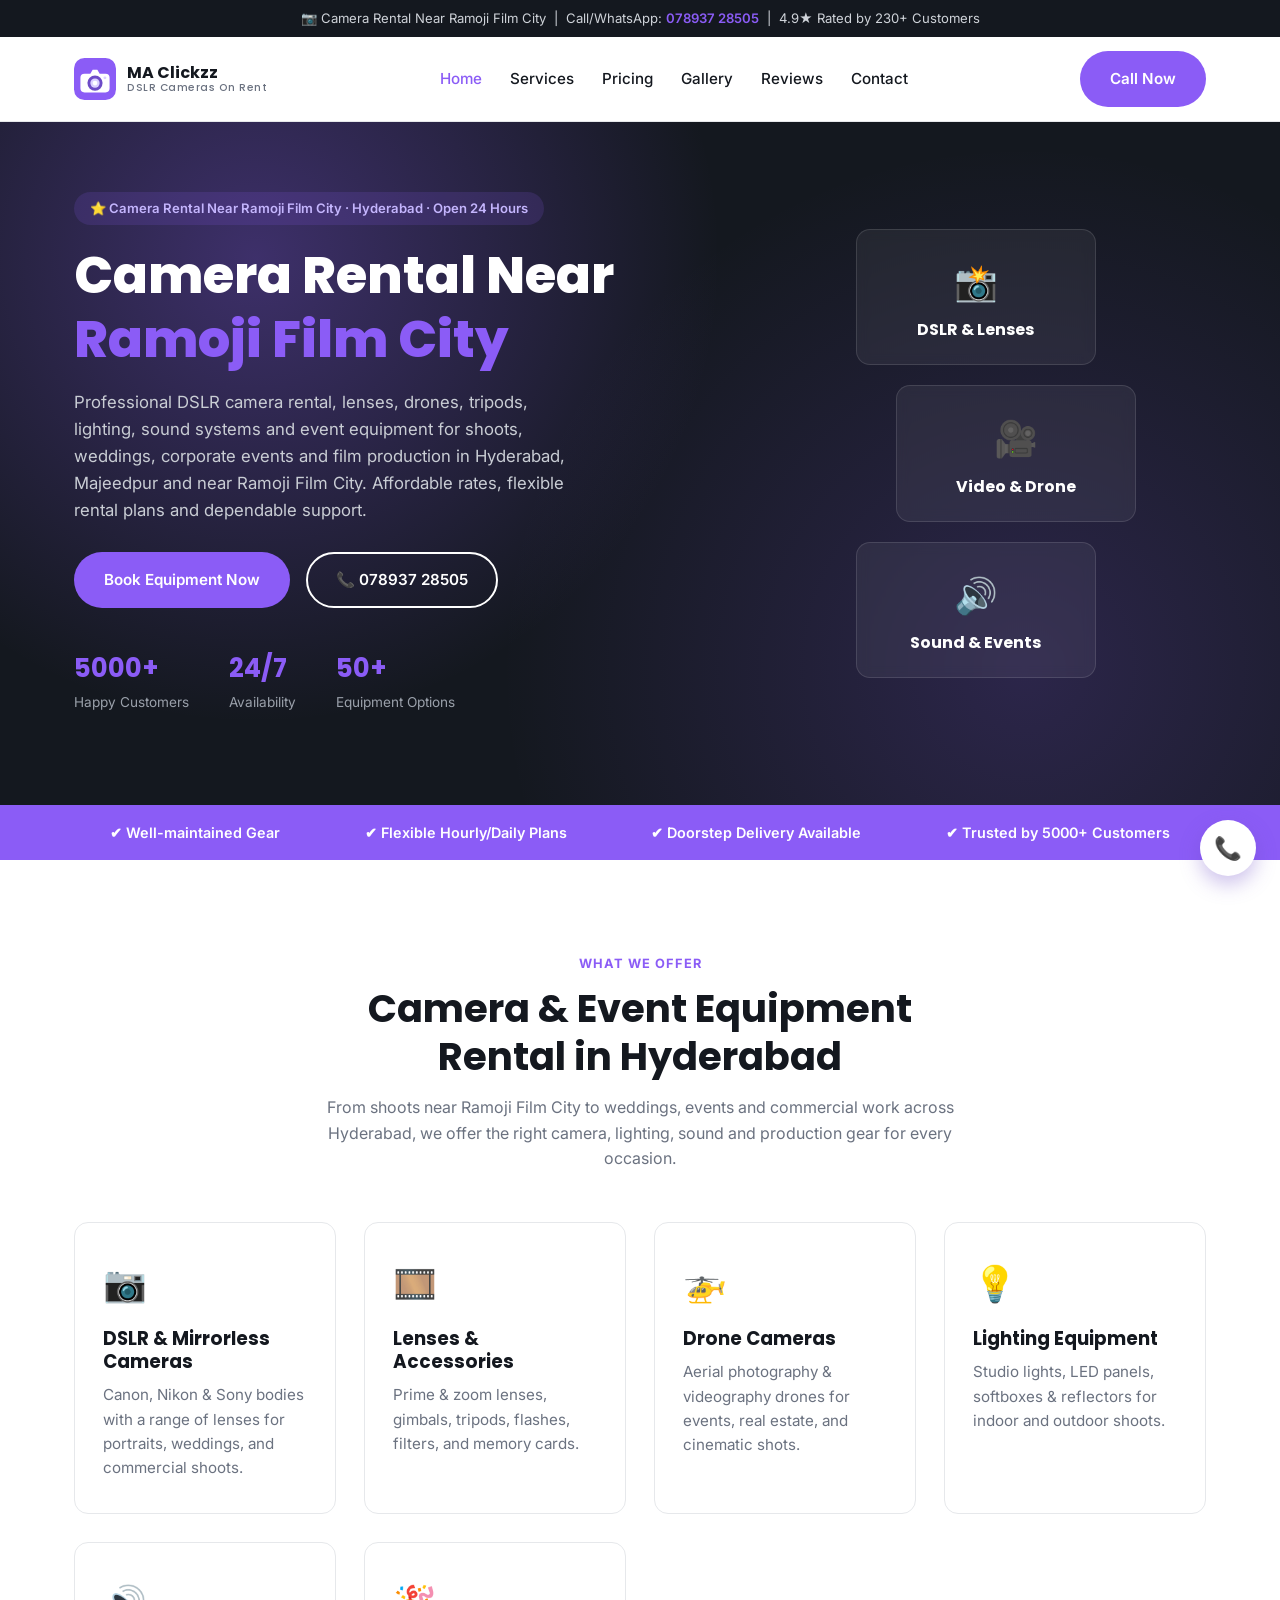
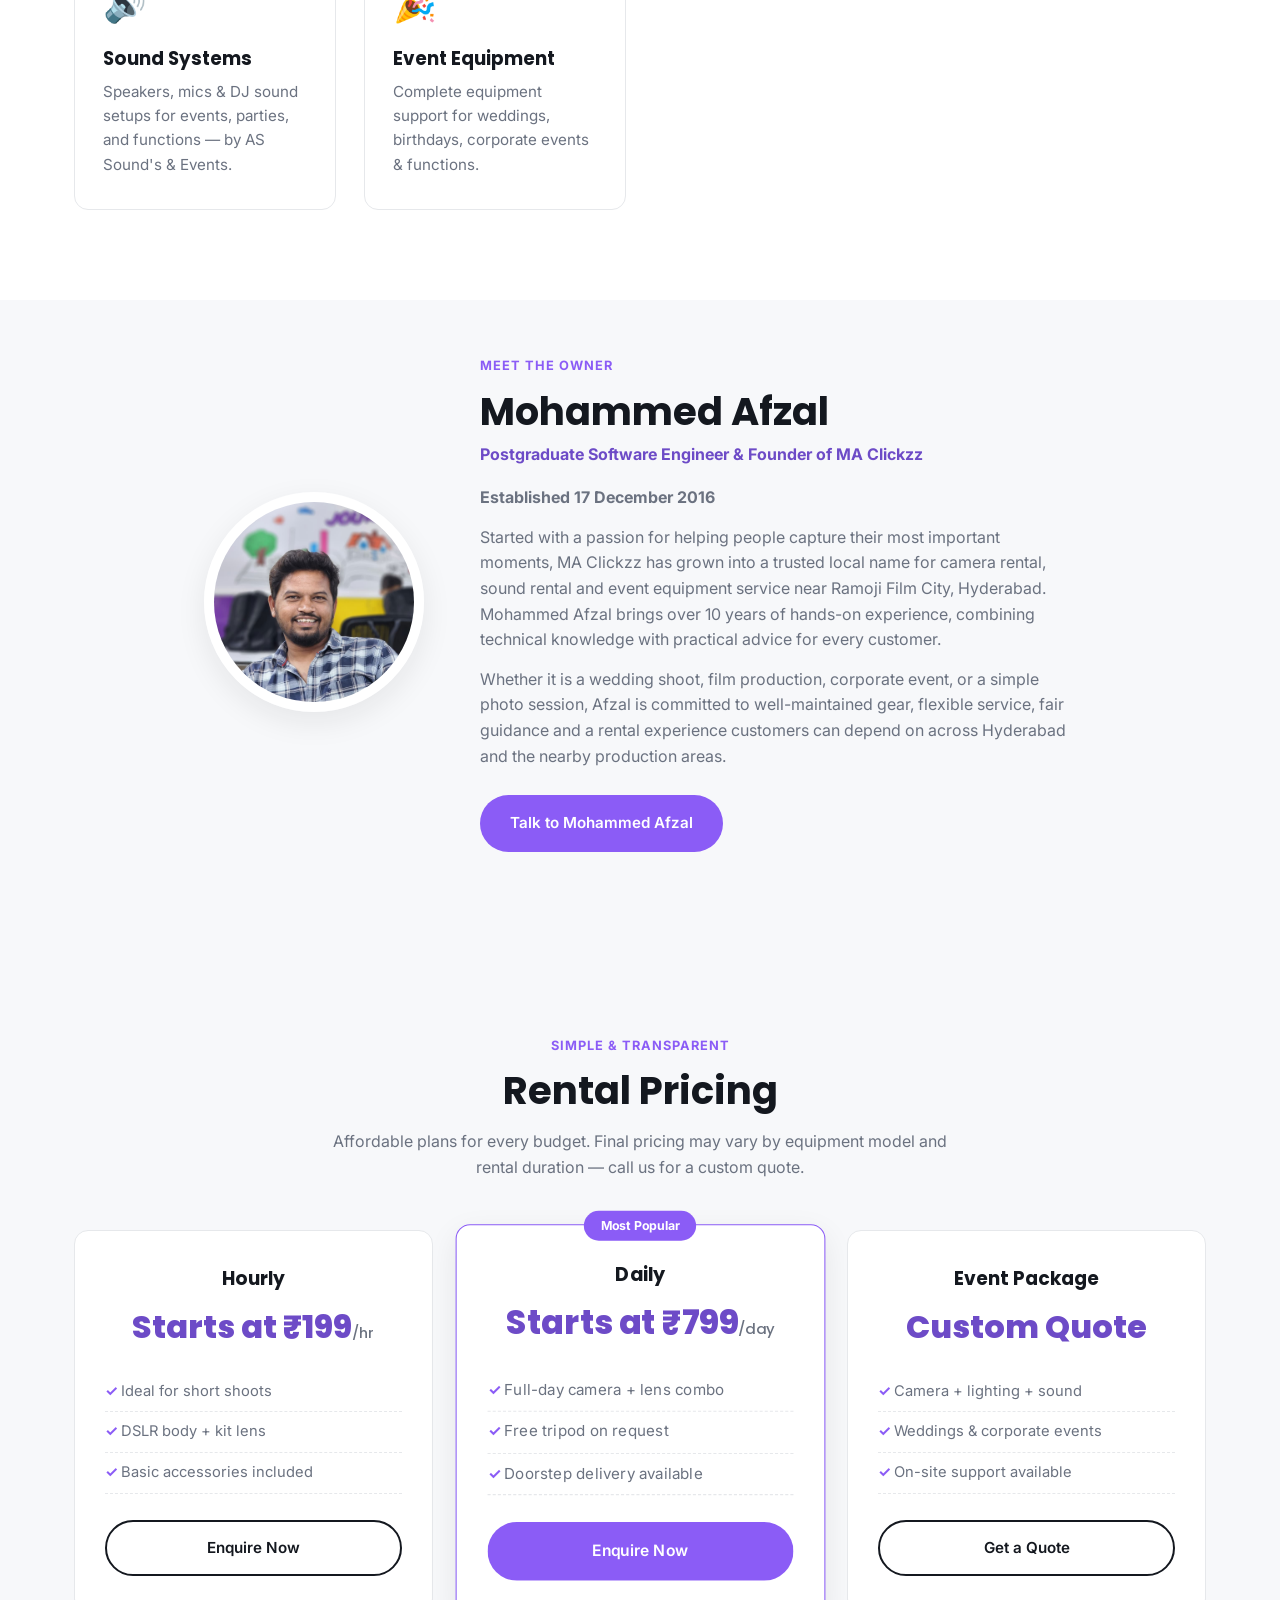
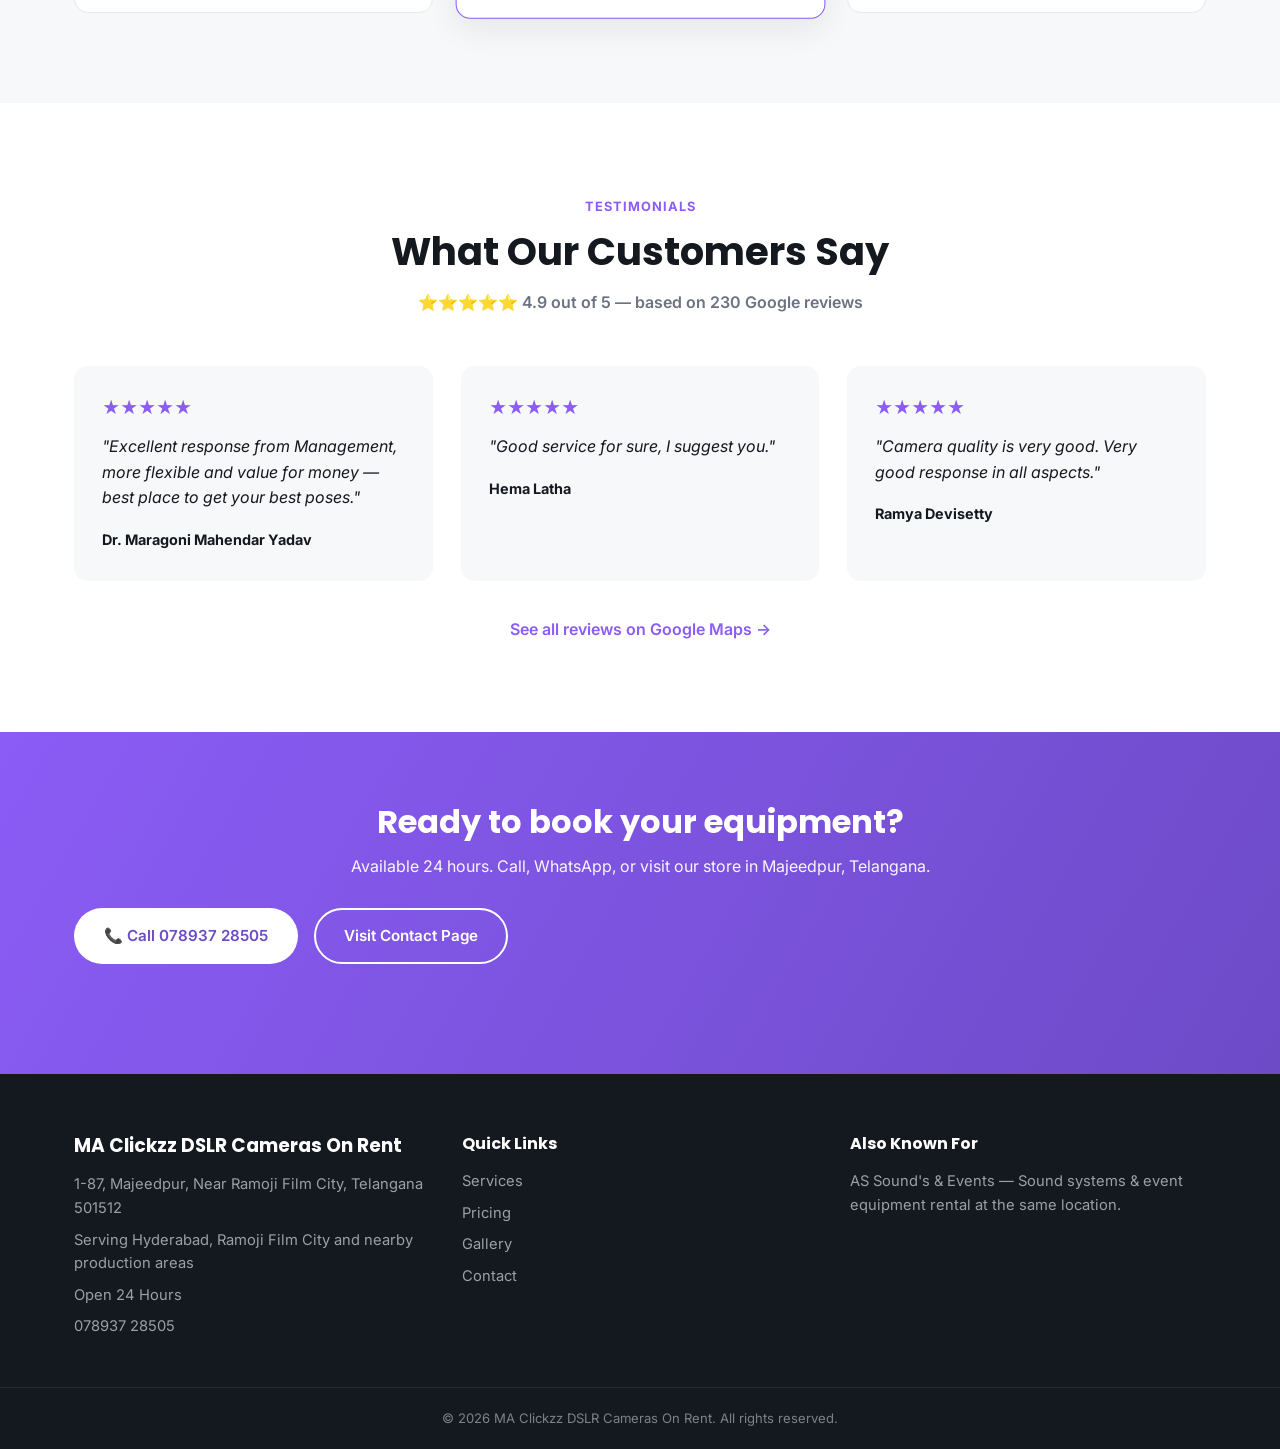
<file: index.html>
<!DOCTYPE html>
<html lang="en">
<head>
<meta charset="UTF-8">
<meta name="viewport" content="width=device-width, initial-scale=1.0">
<meta name="google-site-verification" content="5g3AqCHBroasBYJ01UGoUmDx3zEsC07mSICE0DcMqqQ" />
<script async src="https://www.googletagmanager.com/gtag/js?id=G-D8B9ERY3BL"></script>
<script>
  window.dataLayer = window.dataLayer || [];
  function gtag(){dataLayer.push(arguments);}
  gtag('js', new Date());
  gtag('config', 'G-D8B9ERY3BL');
</script>
<title>Camera Rental Near Ramoji Film City | MA Clickzz Hyderabad</title>
<meta name="description" content="Camera rental near Ramoji Film City, Hyderabad. Rent DSLR cameras, lenses, drones, sound systems and event gear in Majeedpur, Telangana with 24/7 support.">
<link rel="icon" href="assets/favicon.svg" type="image/svg+xml">
<link rel="preconnect" href="https://fonts.googleapis.com">
<link href="https://fonts.googleapis.com/css2?family=Poppins:wght@400;500;600;700;800&family=Inter:wght@400;500;600&display=swap" rel="stylesheet">
<link rel="stylesheet" href="css/style.css">
</head>
<body>

<div class="announce-bar">📷 Camera Rental Near Ramoji Film City &nbsp;|&nbsp; Call/WhatsApp: <a href="tel:+917893728505">078937 28505</a> &nbsp;|&nbsp; 4.9★ Rated by 230+ Customers</div>

<header class="site-header" id="header">
  <div class="container header-inner">
    <a href="index.html" class="logo">
      <img src="assets/logo-mark.svg" class="logo-icon" alt="">
      <span class="logo-text">MA Clickzz<br><small>DSLR Cameras On Rent</small></span>
    </a>
    <nav class="main-nav" id="mainNav">
      <a href="index.html" class="active">Home</a>
      <a href="index.html#services">Services</a>
      <a href="index.html#pricing">Pricing</a>
      <a href="gallery.html">Gallery</a>
      <a href="index.html#reviews">Reviews</a>
      <a href="contact.html">Contact</a>
    </nav>
    <a href="tel:+917893728505" class="btn btn-primary nav-cta">Call Now</a>
    <button class="nav-toggle" id="navToggle" aria-label="Toggle navigation" aria-expanded="false">
      <span></span><span></span><span></span>
    </button>
  </div>
</header>

<section class="hero">
  <div class="hero-bg"></div>
  <div class="container hero-inner">
    <div class="hero-text">
      <span class="badge">⭐ Camera Rental Near Ramoji Film City &middot; Hyderabad &middot; Open 24 Hours</span>
      <h1>Camera Rental Near <span>Ramoji Film City</span></h1>
      <p>Professional DSLR camera rental, lenses, drones, tripods, lighting, sound systems and event equipment for shoots, weddings, corporate events and film production in Hyderabad, Majeedpur and near Ramoji Film City. Affordable rates, flexible rental plans and dependable support.</p>
      <div class="hero-actions">
        <a href="contact.html" class="btn btn-primary">Book Equipment Now</a>
        <a href="tel:+917893728505" class="btn btn-outline">📞 078937 28505</a>
      </div>
      <div class="hero-stats">
        <div><strong>5000+</strong><span>Happy Customers</span></div>
        <div><strong>24/7</strong><span>Availability</span></div>
        <div><strong>50+</strong><span>Equipment Options</span></div>
      </div>
    </div>
    <div class="hero-visual">
      <div class="hero-card">
        <div class="hero-card-icon">📸</div>
        <h3>DSLR & Lenses</h3>
      </div>
      <div class="hero-card offset">
        <div class="hero-card-icon">🎥</div>
        <h3>Video & Drone</h3>
      </div>
      <div class="hero-card">
        <div class="hero-card-icon">🔊</div>
        <h3>Sound & Events</h3>
      </div>
    </div>
  </div>
</section>

<section class="strip">
  <div class="container strip-inner">
    <div>✔ Well-maintained Gear</div>
    <div>✔ Flexible Hourly/Daily Plans</div>
    <div>✔ Doorstep Delivery Available</div>
    <div>✔ Trusted by 5000+ Customers</div>
  </div>
</section>

<section class="section" id="services">
  <div class="container">
    <div class="section-head">
      <span class="eyebrow">What We Offer</span>
      <h2>Camera & Event Equipment Rental in Hyderabad</h2>
      <p>From shoots near Ramoji Film City to weddings, events and commercial work across Hyderabad, we offer the right camera, lighting, sound and production gear for every occasion.</p>
    </div>
    <div class="grid services-grid">
      <div class="card">
        <div class="card-icon">📷</div>
        <h3>DSLR & Mirrorless Cameras</h3>
        <p>Canon, Nikon & Sony bodies with a range of lenses for portraits, weddings, and commercial shoots.</p>
      </div>
      <div class="card">
        <div class="card-icon">🎞️</div>
        <h3>Lenses & Accessories</h3>
        <p>Prime & zoom lenses, gimbals, tripods, flashes, filters, and memory cards.</p>
      </div>
      <div class="card">
        <div class="card-icon">🚁</div>
        <h3>Drone Cameras</h3>
        <p>Aerial photography & videography drones for events, real estate, and cinematic shots.</p>
      </div>
      <div class="card">
        <div class="card-icon">💡</div>
        <h3>Lighting Equipment</h3>
        <p>Studio lights, LED panels, softboxes & reflectors for indoor and outdoor shoots.</p>
      </div>
      <div class="card">
        <div class="card-icon">🔊</div>
        <h3>Sound Systems</h3>
        <p>Speakers, mics & DJ sound setups for events, parties, and functions — by AS Sound's & Events.</p>
      </div>
      <div class="card">
        <div class="card-icon">🎉</div>
        <h3>Event Equipment</h3>
        <p>Complete equipment support for weddings, birthdays, corporate events & functions.</p>
      </div>
    </div>
  </div>
</section>

<section class="section alt" id="owner">
  <div class="container owner-grid">
    <img src="assets/Afzal_image.jpeg" class="owner-mark" alt="Mohammed Afzal, founder of MA Clickzz">
    <div class="owner-content">
      <span class="eyebrow">Meet The Owner</span>
      <h2>Mohammed Afzal</h2>
      <p class="owner-role">Postgraduate Software Engineer &amp; Founder of MA Clickzz</p>
      <p class="owner-established">Established 17 December 2016</p>
      <p>Started with a passion for helping people capture their most important moments, MA Clickzz has grown into a trusted local name for camera rental, sound rental and event equipment service near Ramoji Film City, Hyderabad. Mohammed Afzal brings over 10 years of hands-on experience, combining technical knowledge with practical advice for every customer.</p>
      <p>Whether it is a wedding shoot, film production, corporate event, or a simple photo session, Afzal is committed to well-maintained gear, flexible service, fair guidance and a rental experience customers can depend on across Hyderabad and the nearby production areas.</p>
      <a href="contact.html" class="btn btn-primary">Talk to Mohammed Afzal</a>
    </div>
  </div>
</section>

<section class="section alt" id="pricing">
  <div class="container">
    <div class="section-head">
      <span class="eyebrow">Simple & Transparent</span>
      <h2>Rental Pricing</h2>
      <p>Affordable plans for every budget. Final pricing may vary by equipment model and rental duration — call us for a custom quote.</p>
    </div>
    <div class="grid pricing-grid">
      <div class="price-card">
        <h3>Hourly</h3>
        <div class="price">Starts at ₹199<span>/hr</span></div>
        <ul>
          <li>Ideal for short shoots</li>
          <li>DSLR body + kit lens</li>
          <li>Basic accessories included</li>
        </ul>
        <a href="contact.html" class="btn btn-outline full">Enquire Now</a>
      </div>
      <div class="price-card featured">
        <span class="ribbon">Most Popular</span>
        <h3>Daily</h3>
        <div class="price">Starts at ₹799<span>/day</span></div>
        <ul>
          <li>Full-day camera + lens combo</li>
          <li>Free tripod on request</li>
          <li>Doorstep delivery available</li>
        </ul>
        <a href="contact.html" class="btn btn-primary full">Enquire Now</a>
      </div>
      <div class="price-card">
        <h3>Event Package</h3>
        <div class="price">Custom Quote</div>
        <ul>
          <li>Camera + lighting + sound</li>
          <li>Weddings & corporate events</li>
          <li>On-site support available</li>
        </ul>
        <a href="contact.html" class="btn btn-outline full">Get a Quote</a>
      </div>
    </div>
  </div>
</section>

<section class="section" id="reviews">
  <div class="container">
    <div class="section-head">
      <span class="eyebrow">Testimonials</span>
      <h2>What Our Customers Say</h2>
      <p class="rating-line">⭐⭐⭐⭐⭐ 4.9 out of 5 — based on 230 Google reviews</p>
    </div>
    <div class="grid reviews-grid">
      <div class="review-card">
        <div class="stars">★★★★★</div>
        <p>"Excellent response from Management, more flexible and value for money — best place to get your best poses."</p>
        <span class="reviewer">Dr. Maragoni Mahendar Yadav</span>
      </div>
      <div class="review-card">
        <div class="stars">★★★★★</div>
        <p>"Good service for sure, I suggest you."</p>
        <span class="reviewer">Hema Latha</span>
      </div>
      <div class="review-card">
        <div class="stars">★★★★★</div>
        <p>"Camera quality is very good. Very good response in all aspects."</p>
        <span class="reviewer">Ramya Devisetty</span>
      </div>
    </div>
    <p class="view-more"><a href="https://www.google.com/maps/place/M.A+Clickzz+DSLR+Cameras+On+Rent/@17.2817219,78.7133456,17z/data=!4m8!3m7!1s0x3bcb0bb7633d6d41:0x1794024d77dab2fa!8m2!3d17.2817219!4d78.7133456!9m1!1b1!16s%2Fg%2F11gfflqp1j?entry=ttu&g_ep=EgoyMDI2MDkwMi4wIKXMDSoASAFQAw%3D%3D" target="_blank" rel="noopener">See all reviews on Google Maps →</a></p>
  </div>
</section>

<section class="cta-banner">
  <div class="container cta-inner">
    <h2>Ready to book your equipment?</h2>
    <p>Available 24 hours. Call, WhatsApp, or visit our store in Majeedpur, Telangana.</p>
    <div class="hero-actions">
      <a href="tel:+917893728505" class="btn btn-light">📞 Call 078937 28505</a>
      <a href="contact.html" class="btn btn-outline-light">Visit Contact Page</a>
    </div>
  </div>
</section>

<footer class="site-footer">
  <div class="container footer-inner">
    <div>
      <h3>MA Clickzz DSLR Cameras On Rent</h3>
      <p>1-87, Majeedpur, Near Ramoji Film City, Telangana 501512</p>
      <p>Serving Hyderabad, Ramoji Film City and nearby production areas</p>
      <p>Open 24 Hours</p>
      <p><a href="tel:+917893728505">078937 28505</a></p>
    </div>
    <div>
      <h4>Quick Links</h4>
      <a href="index.html#services">Services</a>
      <a href="index.html#pricing">Pricing</a>
      <a href="gallery.html">Gallery</a>
      <a href="contact.html">Contact</a>
    </div>
    <div>
      <h4>Also Known For</h4>
      <p>AS Sound's & Events — Sound systems & event equipment rental at the same location.</p>
    </div>
  </div>
  <div class="footer-bottom">
    <p>&copy; <span id="year"></span> MA Clickzz DSLR Cameras On Rent. All rights reserved.</p>
  </div>
</footer>

<a href="tel:+917893728505" class="float-call" aria-label="Call now">📞</a>

<script src="js/script.js"></script>
</body>
</html>
</file>
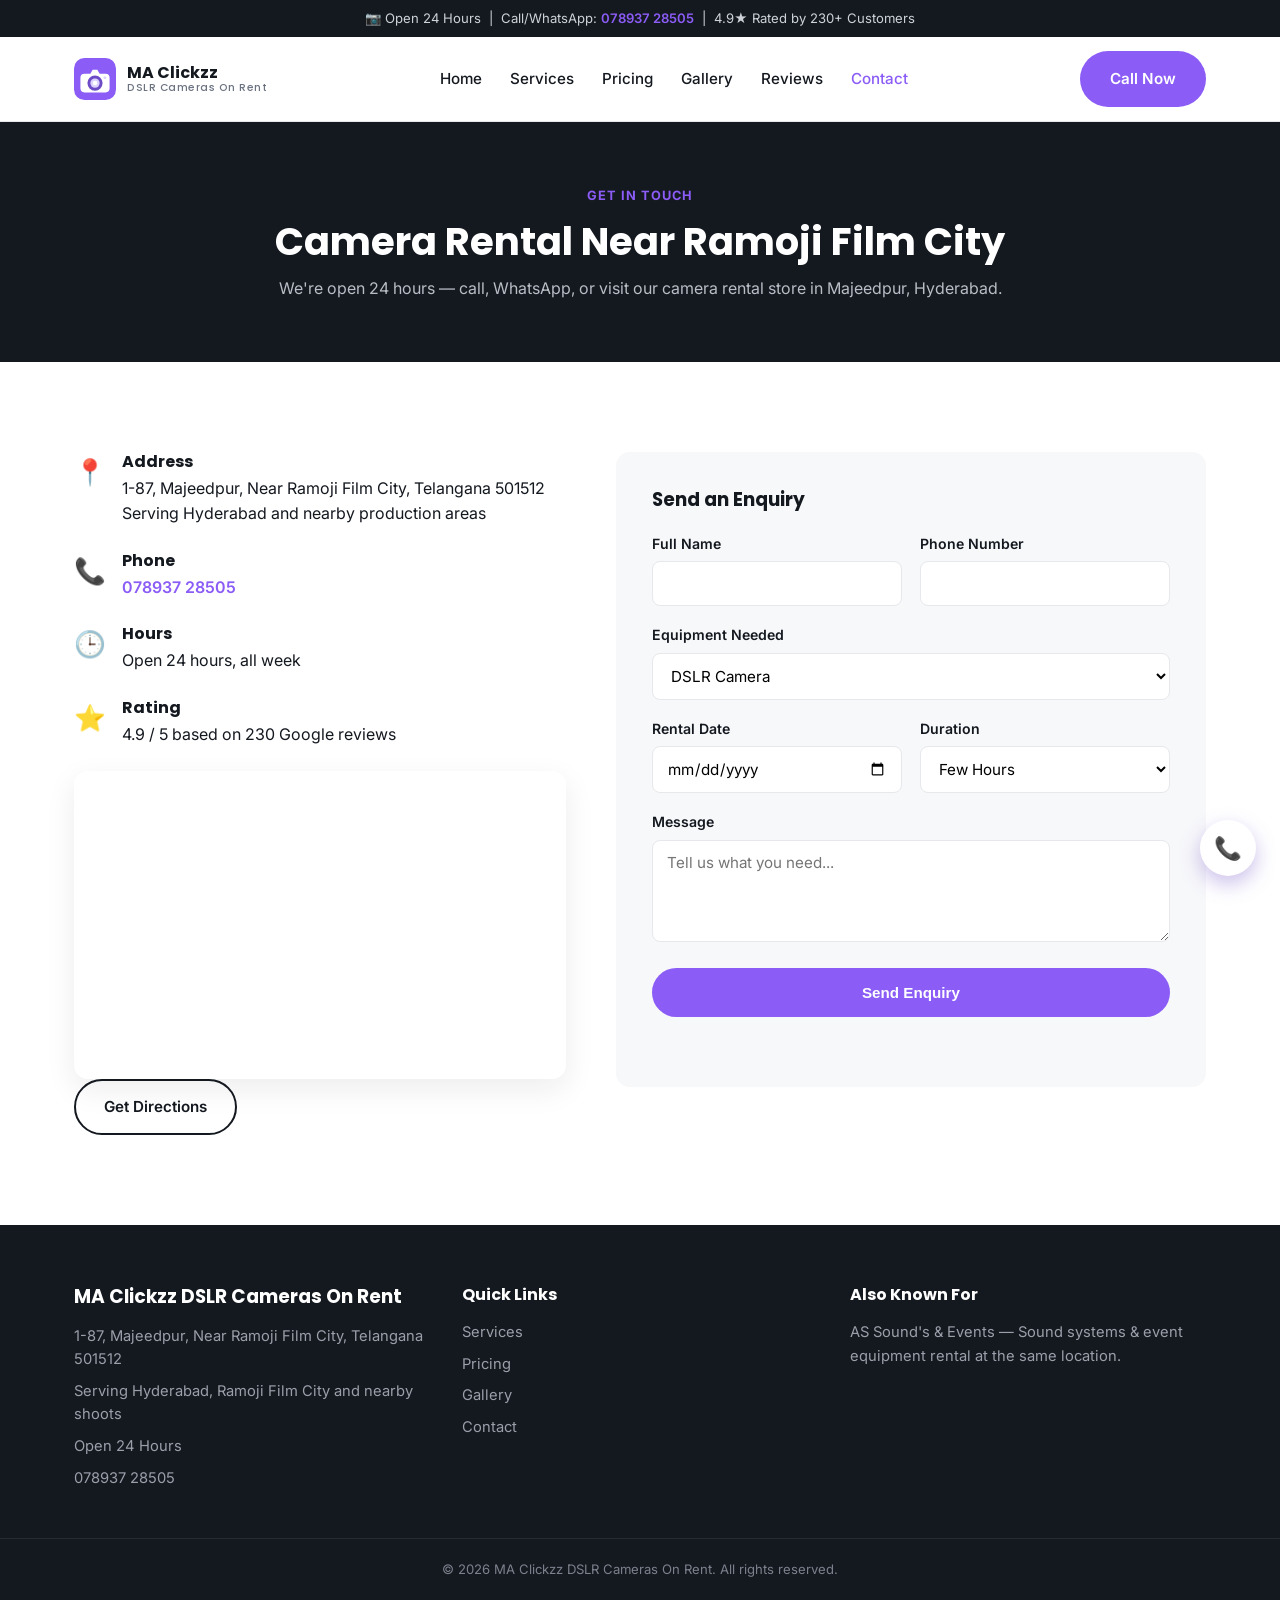
<file: contact.html>
<!DOCTYPE html>
<html lang="en">
<head>
<meta charset="UTF-8">
<meta name="viewport" content="width=device-width, initial-scale=1.0">
<script async src="https://www.googletagmanager.com/gtag/js?id=G-D8B9ERY3BL"></script>
<script>
  window.dataLayer = window.dataLayer || [];
  function gtag(){dataLayer.push(arguments);}
  gtag('js', new Date());
  gtag('config', 'G-D8B9ERY3BL');
</script>
<title>Contact Camera Rental Near Ramoji Film City | MA Clickzz</title>
<meta name="description" content="Contact MA Clickzz for camera rental near Ramoji Film City, Hyderabad. DSLR, drone, lighting and sound rental in Majeedpur, Telangana. Call 078937 28505.">
<link rel="icon" href="assets/favicon.svg" type="image/svg+xml">
<link href="https://fonts.googleapis.com/css2?family=Poppins:wght@400;500;600;700;800&family=Inter:wght@400;500;600&display=swap" rel="stylesheet">
<link rel="stylesheet" href="css/style.css">
</head>
<body>

<div class="announce-bar">📷 Open 24 Hours &nbsp;|&nbsp; Call/WhatsApp: <a href="tel:+917893728505">078937 28505</a> &nbsp;|&nbsp; 4.9★ Rated by 230+ Customers</div>

<header class="site-header" id="header">
  <div class="container header-inner">
    <a href="index.html" class="logo">
      <img src="assets/logo-mark.svg" class="logo-icon" alt="">
      <span class="logo-text">MA Clickzz<br><small>DSLR Cameras On Rent</small></span>
    </a>
    <nav class="main-nav" id="mainNav">
      <a href="index.html">Home</a>
      <a href="index.html#services">Services</a>
      <a href="index.html#pricing">Pricing</a>
      <a href="gallery.html">Gallery</a>
      <a href="index.html#reviews">Reviews</a>
      <a href="contact.html" class="active">Contact</a>
    </nav>
    <a href="tel:+917893728505" class="btn btn-primary nav-cta">Call Now</a>
    <button class="nav-toggle" id="navToggle" aria-label="Toggle navigation" aria-expanded="false">
      <span></span><span></span><span></span>
    </button>
  </div>
</header>

<section class="page-hero">
  <div class="container">
    <span class="eyebrow">Get In Touch</span>
    <h1>Camera Rental Near Ramoji Film City</h1>
    <p>We're open 24 hours — call, WhatsApp, or visit our camera rental store in Majeedpur, Hyderabad.</p>
  </div>
</section>

<section class="section">
  <div class="container contact-grid">
    <div class="contact-info">
      <div class="info-card">
        <div class="info-icon">📍</div>
        <div>
          <h4>Address</h4>
          <p>1-87, Majeedpur, Near Ramoji Film City, Telangana 501512</p>
          <p>Serving Hyderabad and nearby production areas</p>
        </div>
      </div>
      <div class="info-card">
        <div class="info-icon">📞</div>
        <div>
          <h4>Phone</h4>
          <p><a href="tel:+917893728505">078937 28505</a></p>
        </div>
      </div>
      <div class="info-card">
        <div class="info-icon">🕒</div>
        <div>
          <h4>Hours</h4>
          <p>Open 24 hours, all week</p>
        </div>
      </div>
      <div class="info-card">
        <div class="info-icon">⭐</div>
        <div>
          <h4>Rating</h4>
          <p>4.9 / 5 based on 230 Google reviews</p>
        </div>
      </div>
      <div class="map-embed">
        <iframe
          title="MA Clickzz DSLR Cameras On Rent location"
          src="https://www.google.com/maps?q=M.A+Clickzz+DSLR+Cameras+On+Rent,+Majeedpur,+Telangana+501512&output=embed"
          width="100%" height="300" style="border:0;" allowfullscreen="" loading="lazy" referrerpolicy="no-referrer-when-downgrade">
        </iframe>
      </div>
      <a href="https://www.google.com/maps/dir/?api=1&destination=M.A+Clickzz+DSLR+Cameras+On+Rent,+Majeedpur,+Telangana+501512" class="btn btn-outline" target="_blank" rel="noopener noreferrer">Get Directions</a>
    </div>

    <form class="contact-form" id="contactForm">
      <h3>Send an Enquiry</h3>
      <div class="form-row">
        <div class="form-group">
          <label for="name">Full Name</label>
          <input type="text" id="name" name="name" required>
        </div>
        <div class="form-group">
          <label for="phone">Phone Number</label>
          <input type="tel" id="phone" name="phone" required>
        </div>
      </div>
      <div class="form-group">
        <label for="equipment">Equipment Needed</label>
        <select id="equipment" name="equipment">
          <option>DSLR Camera</option>
          <option>Lens</option>
          <option>Drone</option>
          <option>Lighting Equipment</option>
          <option>Sound System</option>
          <option>Full Event Package</option>
          <option>Other</option>
        </select>
      </div>
      <div class="form-row">
        <div class="form-group">
          <label for="date">Rental Date</label>
          <input type="date" id="date" name="date">
        </div>
        <div class="form-group">
          <label for="duration">Duration</label>
          <select id="duration" name="duration">
            <option>Few Hours</option>
            <option>1 Day</option>
            <option>Multiple Days</option>
            <option>Event Package</option>
          </select>
        </div>
      </div>
      <div class="form-group">
        <label for="message">Message</label>
        <textarea id="message" name="message" rows="4" placeholder="Tell us what you need..."></textarea>
      </div>
      <button type="submit" class="btn btn-primary full">Send Enquiry</button>
      <p class="form-note" id="formNote"></p>
    </form>
  </div>
</section>

<footer class="site-footer">
  <div class="container footer-inner">
    <div>
      <h3>MA Clickzz DSLR Cameras On Rent</h3>
      <p>1-87, Majeedpur, Near Ramoji Film City, Telangana 501512</p>
      <p>Serving Hyderabad, Ramoji Film City and nearby shoots</p>
      <p>Open 24 Hours</p>
      <p><a href="tel:+917893728505">078937 28505</a></p>
    </div>
    <div>
      <h4>Quick Links</h4>
      <a href="index.html#services">Services</a>
      <a href="index.html#pricing">Pricing</a>
      <a href="gallery.html">Gallery</a>
      <a href="contact.html">Contact</a>
    </div>
    <div>
      <h4>Also Known For</h4>
      <p>AS Sound's & Events — Sound systems & event equipment rental at the same location.</p>
    </div>
  </div>
  <div class="footer-bottom">
    <p>&copy; <span id="year"></span> MA Clickzz DSLR Cameras On Rent. All rights reserved.</p>
  </div>
</footer>

<a href="tel:+917893728505" class="float-call" aria-label="Call now">📞</a>

<script src="js/script.js"></script>
</body>
</html>
</file>
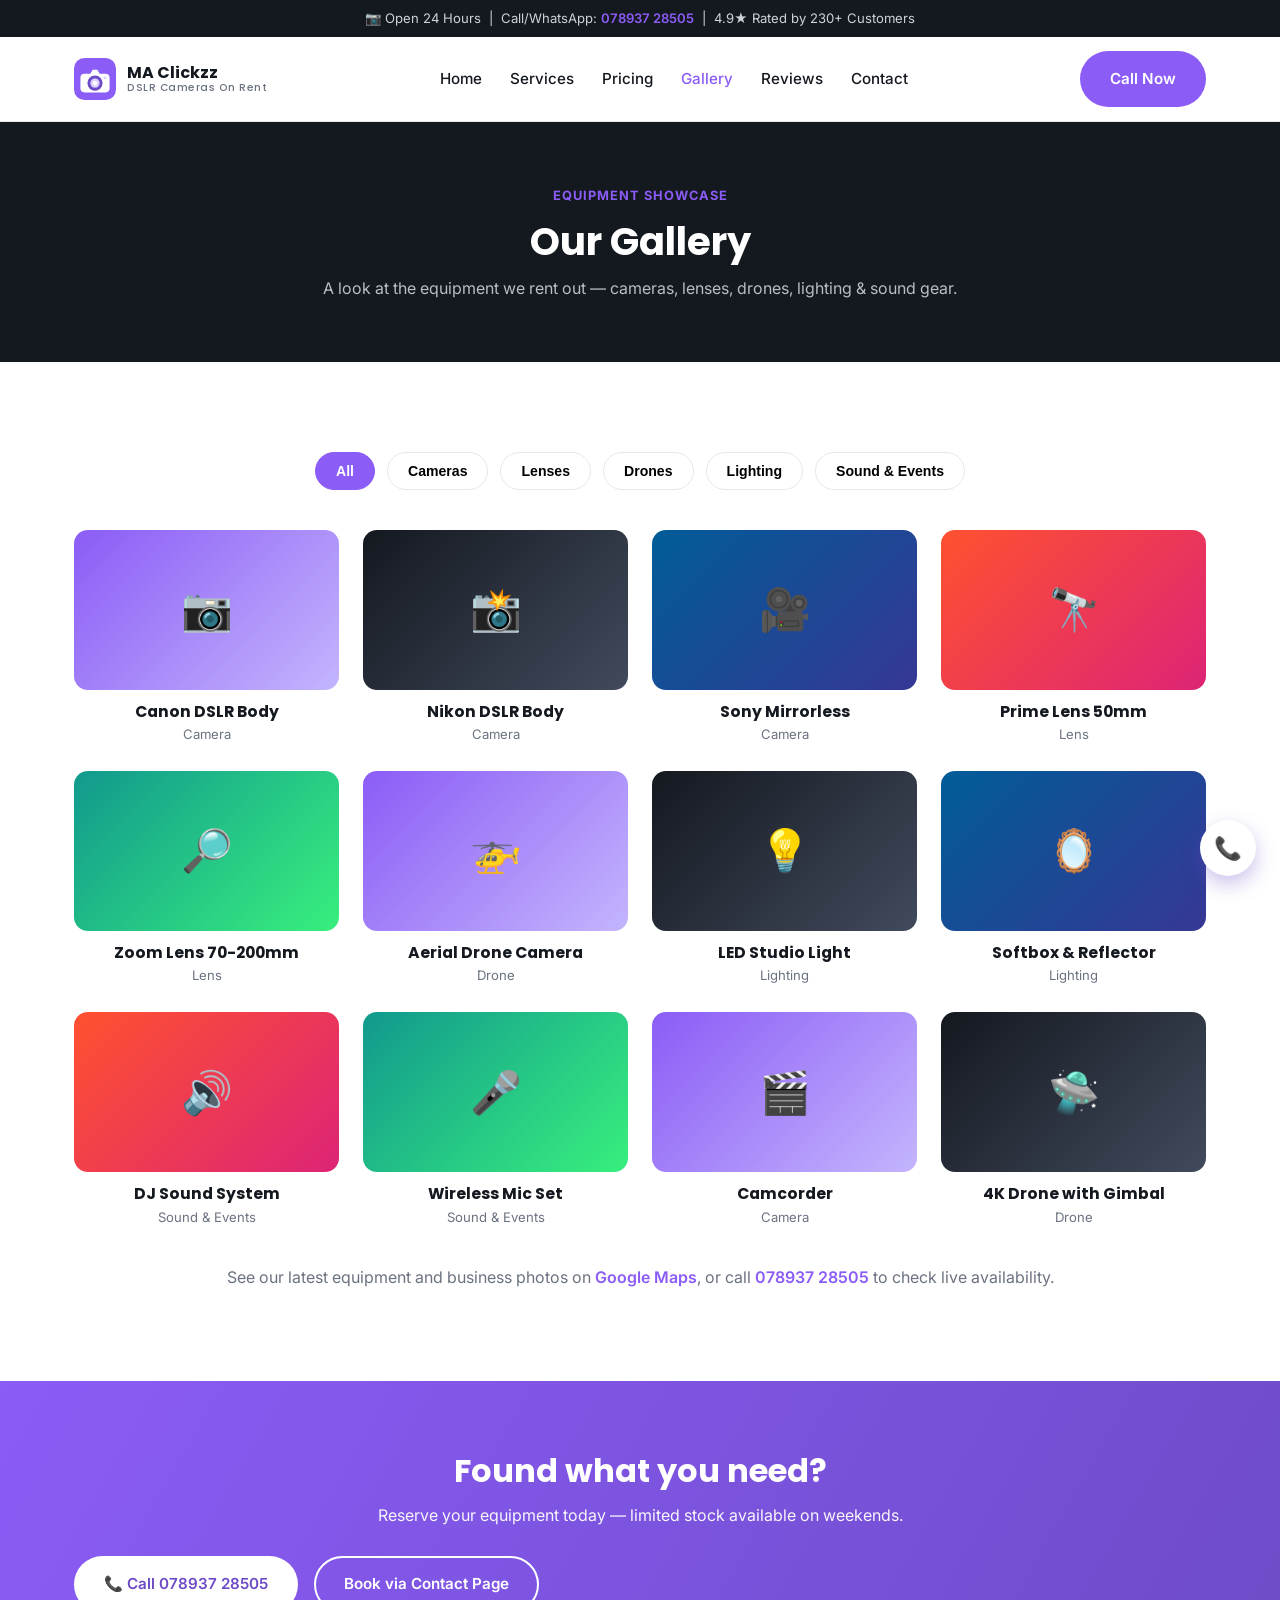
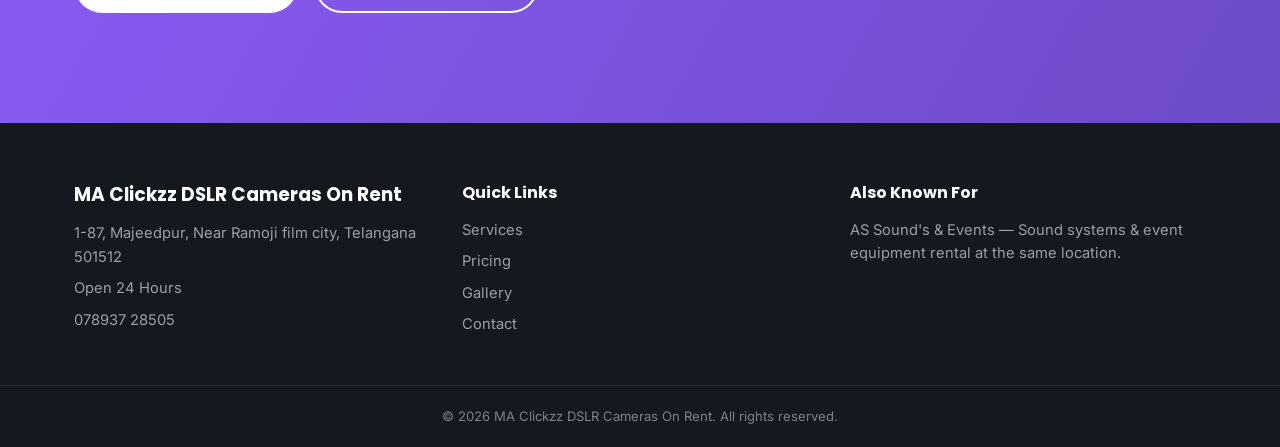
<file: gallery.html>
<!DOCTYPE html>
<html lang="en">
<head>
<meta charset="UTF-8">
<meta name="viewport" content="width=device-width, initial-scale=1.0">
<script async src="https://www.googletagmanager.com/gtag/js?id=G-D8B9ERY3BL"></script>
<script>
  window.dataLayer = window.dataLayer || [];
  function gtag(){dataLayer.push(arguments);}
  gtag('js', new Date());
  gtag('config', 'G-D8B9ERY3BL');
</script>
<link rel="icon" href="assets/favicon.svg" type="image/svg+xml">
<title>Gallery | MA Clickzz DSLR Cameras On Rent</title>
<meta name="description" content="Browse our camera, lens, drone, lighting and sound equipment available for rent in Majeedpur, Telangana.">
<link href="https://fonts.googleapis.com/css2?family=Poppins:wght@400;500;600;700;800&family=Inter:wght@400;500;600&display=swap" rel="stylesheet">
<link rel="stylesheet" href="css/style.css">
</head>
<body>

<div class="announce-bar">📷 Open 24 Hours &nbsp;|&nbsp; Call/WhatsApp: <a href="tel:+917893728505">078937 28505</a> &nbsp;|&nbsp; 4.9★ Rated by 230+ Customers</div>

<header class="site-header" id="header">
  <div class="container header-inner">
    <a href="index.html" class="logo">
      <img src="assets/logo-mark.svg" class="logo-icon" alt="">
      <span class="logo-text">MA Clickzz<br><small>DSLR Cameras On Rent</small></span>
    </a>
    <nav class="main-nav" id="mainNav">
      <a href="index.html">Home</a>
      <a href="index.html#services">Services</a>
      <a href="index.html#pricing">Pricing</a>
      <a href="gallery.html" class="active">Gallery</a>
      <a href="index.html#reviews">Reviews</a>
      <a href="contact.html">Contact</a>
    </nav>
    <a href="tel:+917893728505" class="btn btn-primary nav-cta">Call Now</a>
    <button class="nav-toggle" id="navToggle" aria-label="Toggle navigation" aria-expanded="false">
      <span></span><span></span><span></span>
    </button>
  </div>
</header>

<section class="page-hero">
  <div class="container">
    <span class="eyebrow">Equipment Showcase</span>
    <h1>Our Gallery</h1>
    <p>A look at the equipment we rent out — cameras, lenses, drones, lighting & sound gear.</p>
  </div>
</section>

<section class="section">
  <div class="container">
    <div class="filter-bar" id="filterBar">
      <button class="filter-btn active" data-filter="all">All</button>
      <button class="filter-btn" data-filter="camera">Cameras</button>
      <button class="filter-btn" data-filter="lens">Lenses</button>
      <button class="filter-btn" data-filter="drone">Drones</button>
      <button class="filter-btn" data-filter="lighting">Lighting</button>
      <button class="filter-btn" data-filter="sound">Sound & Events</button>
    </div>

    <div class="gallery-grid" id="galleryGrid">
      <div class="gallery-item" data-cat="camera"><div class="ph-box grad1">📷</div><h4>Canon DSLR Body</h4><span>Camera</span></div>
      <div class="gallery-item" data-cat="camera"><div class="ph-box grad2">📸</div><h4>Nikon DSLR Body</h4><span>Camera</span></div>
      <div class="gallery-item" data-cat="camera"><div class="ph-box grad3">🎥</div><h4>Sony Mirrorless</h4><span>Camera</span></div>
      <div class="gallery-item" data-cat="lens"><div class="ph-box grad4">🔭</div><h4>Prime Lens 50mm</h4><span>Lens</span></div>
      <div class="gallery-item" data-cat="lens"><div class="ph-box grad5">🔎</div><h4>Zoom Lens 70-200mm</h4><span>Lens</span></div>
      <div class="gallery-item" data-cat="drone"><div class="ph-box grad1">🚁</div><h4>Aerial Drone Camera</h4><span>Drone</span></div>
      <div class="gallery-item" data-cat="lighting"><div class="ph-box grad2">💡</div><h4>LED Studio Light</h4><span>Lighting</span></div>
      <div class="gallery-item" data-cat="lighting"><div class="ph-box grad3">🪞</div><h4>Softbox & Reflector</h4><span>Lighting</span></div>
      <div class="gallery-item" data-cat="sound"><div class="ph-box grad4">🔊</div><h4>DJ Sound System</h4><span>Sound & Events</span></div>
      <div class="gallery-item" data-cat="sound"><div class="ph-box grad5">🎤</div><h4>Wireless Mic Set</h4><span>Sound & Events</span></div>
      <div class="gallery-item" data-cat="camera"><div class="ph-box grad1">🎬</div><h4>Camcorder</h4><span>Camera</span></div>
      <div class="gallery-item" data-cat="drone"><div class="ph-box grad2">🛸</div><h4>4K Drone with Gimbal</h4><span>Drone</span></div>
    </div>
    <p class="gallery-note">See our latest equipment and business photos on <a href="https://www.google.com/maps/place/M.A+Clickzz+DSLR+Cameras+On+Rent/@17.2817219,78.7133456,17z/data=!4m8!3m7!1s0x3bcb0bb7633d6d41:0x1794024d77dab2fa!8m2!3d17.2817219!4d78.7133456!9m1!1b1!16s%2Fg%2F11gfflqp1j?entry=ttu" target="_blank" rel="noopener noreferrer">Google Maps</a>, or call <a href="tel:+917893728505">078937 28505</a> to check live availability.</p>
  </div>
</section>

<section class="cta-banner">
  <div class="container cta-inner">
    <h2>Found what you need?</h2>
    <p>Reserve your equipment today — limited stock available on weekends.</p>
    <div class="hero-actions">
      <a href="tel:+917893728505" class="btn btn-light">📞 Call 078937 28505</a>
      <a href="contact.html" class="btn btn-outline-light">Book via Contact Page</a>
    </div>
  </div>
</section>

<footer class="site-footer">
  <div class="container footer-inner">
    <div>
      <h3>MA Clickzz DSLR Cameras On Rent</h3>
      <p>1-87, Majeedpur, Near Ramoji film city, Telangana 501512</p>
      <p>Open 24 Hours</p>
      <p><a href="tel:+917893728505">078937 28505</a></p>
    </div>
    <div>
      <h4>Quick Links</h4>
      <a href="index.html#services">Services</a>
      <a href="index.html#pricing">Pricing</a>
      <a href="gallery.html">Gallery</a>
      <a href="contact.html">Contact</a>
    </div>
    <div>
      <h4>Also Known For</h4>
      <p>AS Sound's & Events — Sound systems & event equipment rental at the same location.</p>
    </div>
  </div>
  <div class="footer-bottom">
    <p>&copy; <span id="year"></span> MA Clickzz DSLR Cameras On Rent. All rights reserved.</p>
  </div>
</footer>

<a href="tel:+917893728505" class="float-call" aria-label="Call now">📞</a>

<script src="js/script.js"></script>
</body>
</html>
</file>
<file: css/style.css>
/* ===== Reset & Base ===== */
* { margin: 0; padding: 0; box-sizing: border-box; }

:root {
  --primary: #8b5cf6;
  --primary-dark: #6d4bc7;
  --dark: #14181f;
  --dark-2: #1e232c;
  --gray: #6b7280;
  --light-bg: #f7f8fa;
  --border: #e6e8eb;
  --radius: 14px;
  --shadow: 0 10px 30px rgba(20,24,31,0.08);
  --font-head: 'Poppins', sans-serif;
  --font-body: 'Inter', sans-serif;
}

html { scroll-behavior: smooth; }

body {
  font-family: var(--font-body);
  color: var(--dark);
  line-height: 1.6;
  background: #fff;
}

h1, h2, h3, h4 { font-family: var(--font-head); line-height: 1.25; }

a { text-decoration: none; color: inherit; }

img { max-width: 100%; display: block; }

.container {
  max-width: 1180px;
  margin: 0 auto;
  padding: 0 24px;
}

/* ===== Buttons ===== */
.btn {
  display: inline-block;
  padding: 14px 28px;
  border-radius: 999px;
  font-weight: 600;
  font-size: 0.95rem;
  border: 2px solid transparent;
  cursor: pointer;
  transition: all 0.25s ease;
}
.btn-primary { background: var(--primary); color: #fff; }
.btn-primary:hover { background: var(--primary-dark); transform: translateY(-2px); }
.btn-outline { border-color: var(--dark); color: var(--dark); background: transparent; }
.btn-outline:hover { background: var(--dark); color: #fff; }
.btn-light { background: #fff; color: var(--primary-dark); }
.btn-light:hover { transform: translateY(-2px); }
.btn-outline-light { border-color: #fff; color: #fff; }
.btn-outline-light:hover { background: #fff; color: var(--dark); }
.full { width: 100%; text-align: center; }

/* ===== Announce bar ===== */
.announce-bar {
  background: var(--dark);
  color: #cfd3d9;
  text-align: center;
  font-size: 0.82rem;
  padding: 8px 12px;
}
.announce-bar a { color: var(--primary); font-weight: 600; }

/* ===== Header ===== */
.site-header {
  position: sticky;
  top: 0;
  z-index: 100;
  background: #fff;
  border-bottom: 1px solid var(--border);
}
.header-inner {
  display: flex;
  align-items: center;
  justify-content: space-between;
  padding: 14px 24px;
  gap: 16px;
}
.logo { display: inline-flex; align-items: center; gap: 11px; font-family: var(--font-head); font-weight: 700; }
.logo-icon { width: 42px; height: 42px; flex: 0 0 42px; }
.logo-text { font-size: 1rem; line-height: 1.15; }
.logo-text small { display: block; font-size: 0.65rem; font-weight: 500; color: var(--gray); letter-spacing: 0.5px; }

.main-nav { display: flex; gap: 28px; flex: 1; justify-content: center; }
.main-nav a { font-weight: 500; font-size: 0.95rem; color: var(--dark); position: relative; padding: 6px 0; }
.main-nav a:hover, .main-nav a.active { color: var(--primary); }

.nav-toggle { display: none; flex-direction: column; justify-content: center; gap: 5px; width: 42px; height: 42px; background: none; border: none; cursor: pointer; }
.nav-toggle span { width: 24px; height: 2px; background: var(--dark); transition: transform 0.25s ease, opacity 0.25s ease; }

/* ===== Hero ===== */
.hero { position: relative; overflow: hidden; padding: 70px 0 90px; background: var(--dark); color: #fff; }
.hero-bg {
  position: absolute; inset: 0;
  background: radial-gradient(circle at 20% 20%, rgba(139,92,246,0.35), transparent 40%),
              radial-gradient(circle at 80% 80%, rgba(139,92,246,0.2), transparent 45%);
}
.hero-inner { position: relative; display: flex; align-items: center; gap: 50px; flex-wrap: wrap; }
.hero-text { flex: 1 1 480px; }
.badge {
  display: inline-block; background: rgba(139,92,246,0.15); color: #c4b5fd;
  padding: 6px 16px; border-radius: 999px; font-size: 0.82rem; font-weight: 600; margin-bottom: 18px;
}
.hero h1 { font-size: clamp(2rem, 4vw, 3.2rem); font-weight: 800; margin-bottom: 18px; }
.hero h1 span { color: var(--primary); }
.hero p { color: #c9cdd4; font-size: 1.05rem; max-width: 520px; margin-bottom: 28px; }
.hero-actions { display: flex; gap: 16px; flex-wrap: wrap; margin-bottom: 40px; }
.hero .btn-outline { border-color: #fff; color: #fff; }
.hero .btn-outline:hover { background: #fff; color: var(--dark); }
.hero-stats { display: flex; gap: 40px; flex-wrap: wrap; }
.hero-stats strong { display: block; font-size: 1.6rem; color: var(--primary); font-family: var(--font-head); }
.hero-stats span { font-size: 0.85rem; color: #9aa0aa; }

.hero-visual { flex: 1 1 320px; display: flex; flex-direction: column; gap: 20px; align-items: center; }
.hero-card {
  background: rgba(255,255,255,0.06); border: 1px solid rgba(255,255,255,0.12);
  border-radius: var(--radius); padding: 24px 32px; text-align: center; width: 240px;
  backdrop-filter: blur(6px);
}
.hero-card.offset { transform: translateX(40px); }
.hero-card-icon { font-size: 2.2rem; margin-bottom: 10px; }
.hero-card h3 { font-size: 1rem; }

/* ===== Strip ===== */
.strip { background: var(--primary); color: #fff; padding: 16px 0; }
.strip-inner { display: flex; justify-content: space-around; flex-wrap: wrap; gap: 12px; font-weight: 600; font-size: 0.9rem; text-align: center; }

/* ===== Sections ===== */
.section { padding: 90px 0; }
.section.alt { background: var(--light-bg); }
.section-head { text-align: center; max-width: 640px; margin: 0 auto 50px; }
.eyebrow { color: var(--primary); font-weight: 700; text-transform: uppercase; font-size: 0.8rem; letter-spacing: 1px; }
.section-head h2 { font-size: clamp(1.7rem, 3vw, 2.4rem); margin: 10px 0 14px; }
.section-head p { color: var(--gray); }

.grid { display: grid; gap: 28px; }
.services-grid { grid-template-columns: repeat(auto-fit, minmax(260px, 1fr)); }

.card {
  background: #fff; border: 1px solid var(--border); border-radius: var(--radius);
  padding: 32px 28px; transition: transform 0.25s ease, box-shadow 0.25s ease;
}
.card:hover { transform: translateY(-6px); box-shadow: var(--shadow); }
.card-icon { font-size: 2.2rem; margin-bottom: 16px; }
.card h3 { font-size: 1.15rem; margin-bottom: 10px; }
.card p { color: var(--gray); font-size: 0.95rem; }

/* ===== Owner ===== */
.section#owner { padding-top: 52px; }
.owner-grid { display: grid; grid-template-columns: 220px minmax(0, 1fr); gap: 56px; align-items: center; max-width: 920px; }
.owner-mark {
  width: 220px; aspect-ratio: 1; border: 10px solid #fff; border-radius: 50%;
  object-fit: cover; object-position: center; box-shadow: var(--shadow);
}
.owner-content { max-width: 650px; }
.owner-content h2 { font-size: clamp(1.7rem, 3vw, 2.4rem); margin: 10px 0 6px; }
.owner-role { color: var(--primary-dark); font-weight: 700; margin-bottom: 18px; }
.owner-established { color: var(--dark); font-weight: 700; margin-bottom: 18px; }
.owner-content > p:not(.owner-role) { color: var(--gray); margin-bottom: 14px; }
.owner-content .btn { margin-top: 12px; }

/* ===== Pricing ===== */
.pricing-grid { grid-template-columns: repeat(auto-fit, minmax(280px, 1fr)); align-items: stretch; }
.price-card {
  background: #fff; border: 1px solid var(--border); border-radius: var(--radius);
  padding: 36px 30px; text-align: center; position: relative; display: flex; flex-direction: column;
}
.price-card.featured { border-color: var(--primary); box-shadow: var(--shadow); transform: scale(1.03); }
.ribbon {
  position: absolute; top: -14px; left: 50%; transform: translateX(-50%);
  background: var(--primary); color: #fff; padding: 5px 16px; border-radius: 999px; font-size: 0.75rem; font-weight: 700;
}
.price-card h3 { margin-bottom: 10px; }
.price { font-family: var(--font-head); font-size: 2rem; font-weight: 800; color: var(--primary-dark); margin-bottom: 20px; }
.price span { font-size: 0.9rem; color: var(--gray); font-weight: 500; }
.price-card ul { list-style: none; margin-bottom: 26px; flex: 1; text-align: left; }
.price-card li { padding: 8px 0; border-bottom: 1px dashed var(--border); color: var(--gray); font-size: 0.92rem; }
.price-card li::before { content: "✓ "; color: var(--primary); font-weight: 700; }

/* ===== Reviews ===== */
.rating-line { font-weight: 600; color: var(--dark); }
.reviews-grid { grid-template-columns: repeat(auto-fit, minmax(280px, 1fr)); }
.review-card { background: var(--light-bg); border-radius: var(--radius); padding: 28px; }
.stars { color: var(--primary); font-size: 1.1rem; margin-bottom: 12px; }
.review-card p { font-style: italic; color: var(--dark); margin-bottom: 16px; }
.reviewer { font-weight: 700; font-size: 0.9rem; }
.view-more { text-align: center; margin-top: 36px; }
.view-more a { color: var(--primary); font-weight: 600; }

/* ===== CTA Banner ===== */
.cta-banner { background: linear-gradient(120deg, var(--primary), var(--primary-dark)); color: #fff; padding: 70px 0; text-align: center; }
.cta-inner h2 { font-size: 2rem; margin-bottom: 12px; }
.cta-inner p { margin-bottom: 28px; opacity: 0.95; }

/* ===== Footer ===== */
.site-footer { background: var(--dark); color: #c9cdd4; padding: 60px 0 0; }
.footer-inner { display: grid; grid-template-columns: repeat(auto-fit, minmax(220px, 1fr)); gap: 32px; padding-bottom: 40px; }
.footer-inner h3, .footer-inner h4 { color: #fff; margin-bottom: 16px; }
.footer-inner a, .footer-inner p { display: block; color: #9aa0aa; margin-bottom: 8px; font-size: 0.92rem; }
.footer-inner a:hover { color: var(--primary); }
.footer-bottom { border-top: 1px solid rgba(255,255,255,0.08); text-align: center; padding: 20px 0; font-size: 0.82rem; color: #7c828d; }

/* ===== Floating call button ===== */
.float-call {
  position: fixed; bottom: 24px; right: 24px; width: 56px; height: 56px; border-radius: 50%;
  background: #ffffff; color: #fff; display: flex; align-items: center; justify-content: center;
  font-size: 1.4rem; box-shadow: 0 8px 20px rgba(109,75,199,0.35); z-index: 200;
}

/* ===== Page Hero (inner pages) ===== */
.page-hero { background: var(--dark); color: #fff; padding: 60px 0; text-align: center; }
.page-hero h1 { font-size: 2.4rem; margin: 10px 0; }
.page-hero p { color: #b9bdc5; }

/* ===== Gallery ===== */
.filter-bar { display: flex; gap: 12px; justify-content: center; flex-wrap: wrap; margin-bottom: 40px; }
.filter-btn {
  padding: 10px 20px; border-radius: 999px; border: 1px solid var(--border); background: #fff;
  cursor: pointer; font-weight: 600; font-size: 0.88rem; transition: all 0.2s ease;
}
.filter-btn:hover, .filter-btn.active { background: var(--primary); color: #fff; border-color: var(--primary); }

.gallery-grid { display: grid; grid-template-columns: repeat(auto-fit, minmax(220px, 1fr)); gap: 24px; }
.gallery-item { text-align: center; }
.gallery-item h4 { margin-top: 12px; font-size: 0.98rem; }
.gallery-item span { color: var(--gray); font-size: 0.82rem; }
.ph-box {
  height: 160px; border-radius: var(--radius); display: flex; align-items: center; justify-content: center;
  font-size: 2.6rem; color: #fff;
}
.grad1 { background: linear-gradient(135deg, #8b5cf6, #c4b5fd); }
.grad2 { background: linear-gradient(135deg, #14181f, #414a5c); }
.grad3 { background: linear-gradient(135deg, #005c97, #363795); }
.grad4 { background: linear-gradient(135deg, #ff512f, #dd2476); }
.grad5 { background: linear-gradient(135deg, #11998e, #38ef7d); }
.gallery-note { text-align: center; color: var(--gray); margin-top: 36px; }
.gallery-note a { color: var(--primary); font-weight: 600; }

/* ===== Contact ===== */
.contact-grid { display: grid; grid-template-columns: 1fr 1.2fr; gap: 50px; align-items: start; }
.info-card { display: flex; gap: 16px; margin-bottom: 24px; }
.info-icon { font-size: 1.6rem; }
.info-card h4 { margin-bottom: 4px; }
.info-card p a { color: var(--primary); font-weight: 600; }
.map-embed { border-radius: var(--radius); overflow: hidden; margin-top: 20px; box-shadow: var(--shadow); }

.contact-form { background: var(--light-bg); border-radius: var(--radius); padding: 36px; }
.contact-form h3 { margin-bottom: 22px; }
.form-row { display: grid; grid-template-columns: 1fr 1fr; gap: 18px; }
.form-group { margin-bottom: 18px; }
.form-group label { display: block; font-weight: 600; font-size: 0.88rem; margin-bottom: 6px; }
.form-group input, .form-group select, .form-group textarea {
  width: 100%; padding: 12px 14px; border: 1px solid var(--border); border-radius: 8px;
  font-family: var(--font-body); font-size: 0.95rem; background: #fff;
}
.form-group input:focus, .form-group select:focus, .form-group textarea:focus { outline: 2px solid var(--primary); }
.form-note { margin-top: 14px; font-weight: 600; color: var(--primary-dark); text-align: center; min-height: 20px; }

/* ===== Responsive ===== */
@media (max-width: 860px) {
  .main-nav { position: fixed; top: 0; right: -100%; width: 260px; height: 100vh; background: #fff;
    flex-direction: column; padding: 72px 30px; gap: 20px; transition: right 0.3s ease; box-shadow: -10px 0 30px rgba(0,0,0,0.1); }
  .main-nav.open { right: 0; }
  .nav-toggle { display: flex; position: relative; z-index: 101; }
  .nav-toggle.open span:nth-child(1) { transform: translateY(7px) rotate(45deg); }
  .nav-toggle.open span:nth-child(2) { opacity: 0; }
  .nav-toggle.open span:nth-child(3) { transform: translateY(-7px) rotate(-45deg); }
  .nav-cta { display: none; }
  .contact-grid { grid-template-columns: 1fr; }
  .form-row { grid-template-columns: 1fr; }
  .hero-card.offset { transform: none; }
  .section#owner { padding-block: 30px; }
  .owner-grid { grid-template-columns: 1fr; gap: 28px; }
  .owner-mark { width: 150px; margin-inline: auto; }
  .owner-content { text-align: center; }
}
</file>
